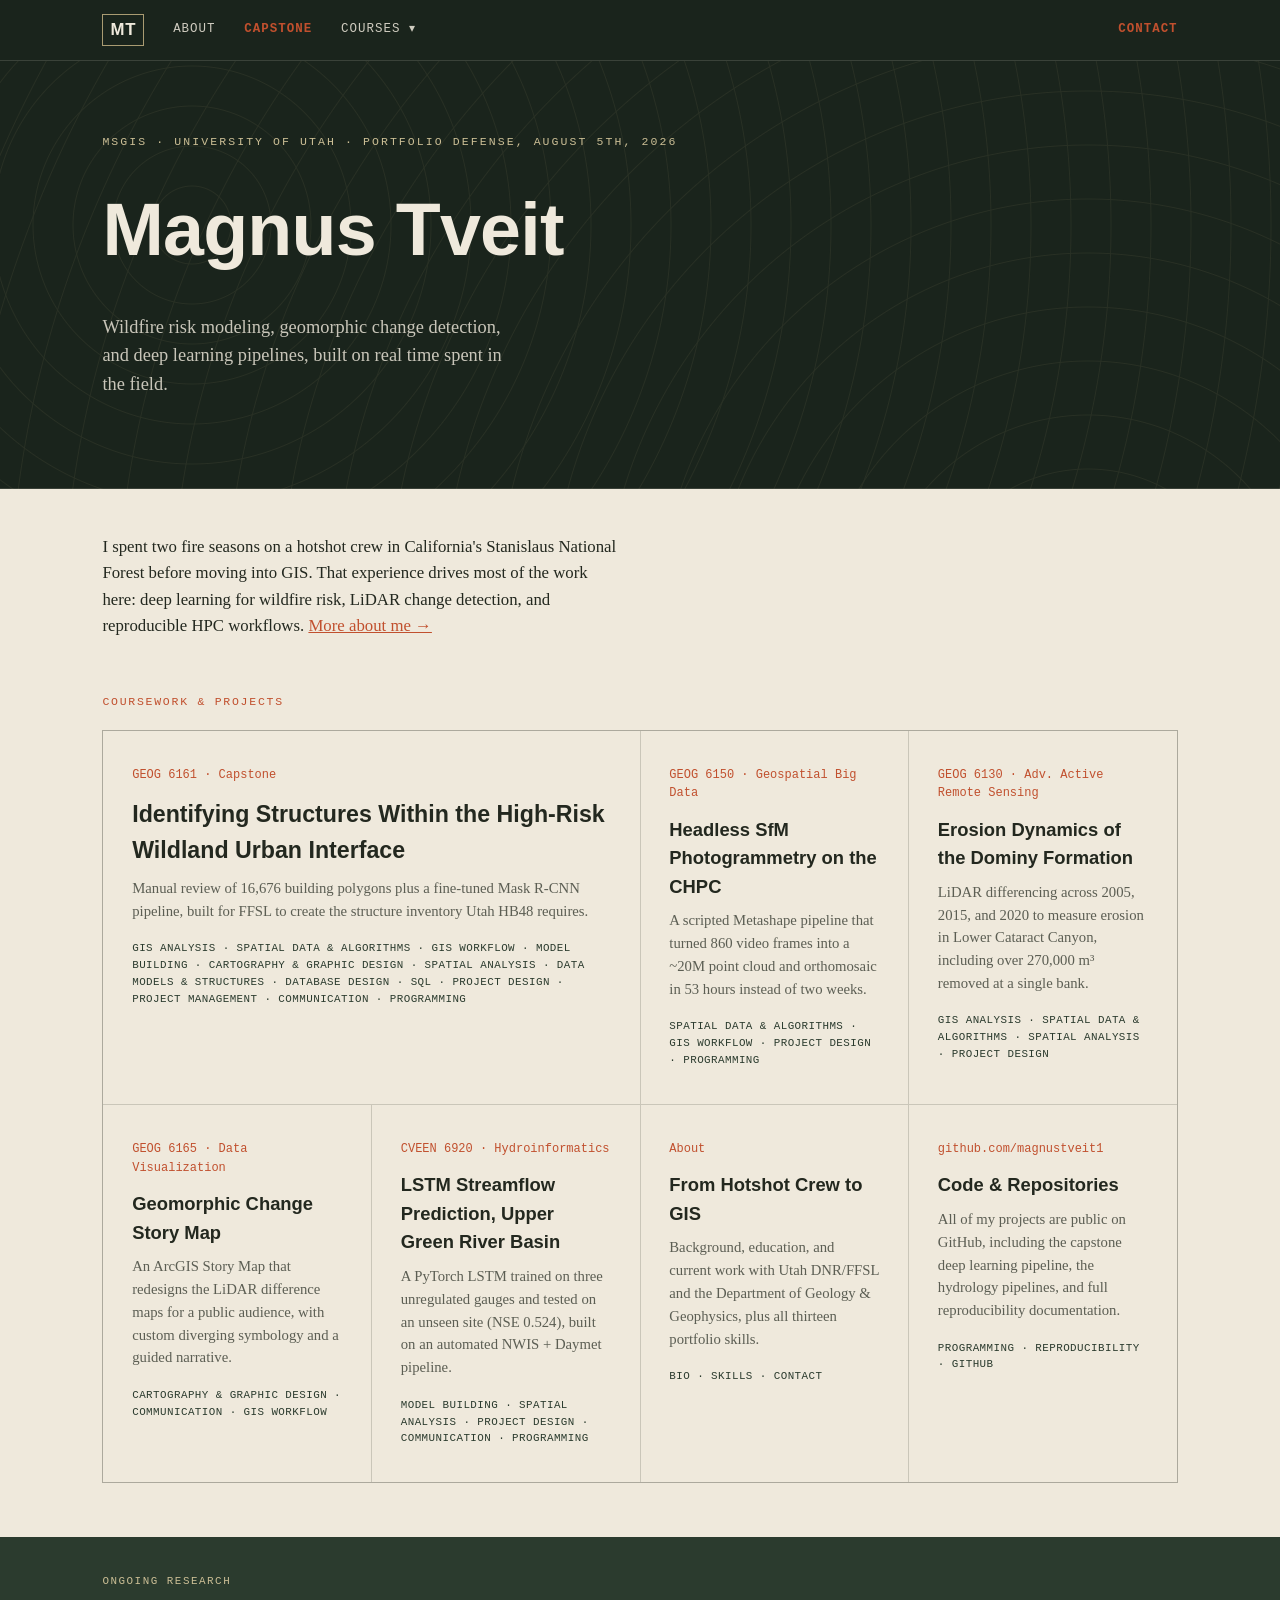
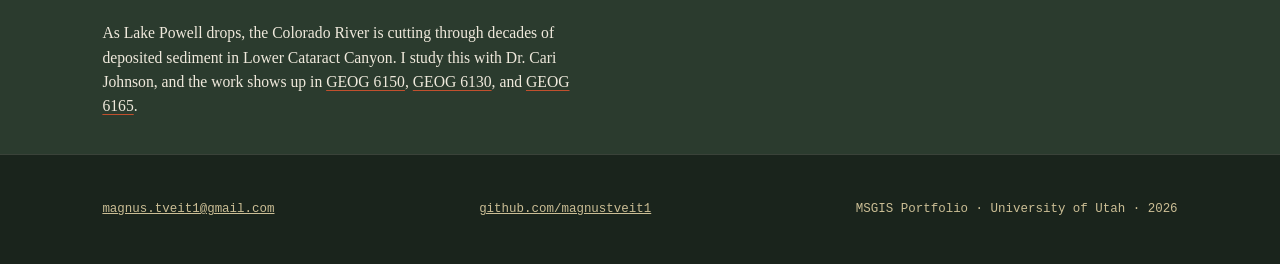
<file: index.html>
<!DOCTYPE html>
<html lang="en">
<head>
<meta charset="UTF-8">
<meta name="viewport" content="width=device-width, initial-scale=1.0">
<title>Magnus Tveit · MSGIS Portfolio</title>
<link rel="stylesheet" href="css/style.css">
</head>
<body>

<div class="contour-bg"></div>

<nav class="topnav" aria-label="Site">
  <a class="monogram" href="index.html" aria-label="Home">MT</a>
  <a href="about.html">About</a>
  <a class="nav-capstone" href="capstone.html">Capstone</a>
  <div class="nav-dropdown">
    <button aria-haspopup="true">Courses ▾</button>
    <ul>
      <li><a href="6150.html">GEOG 6150 · Geospatial Big Data</a></li>
      <li><a href="6130.html">GEOG 6130 · Advanced Active Remote Sensing</a></li>
      <li><a href="6165.html">GEOG 6165 · Data Visualization</a></li>
      <li><a href="6920.html">CVEEN 6920 · Hydroinformatics</a></li>
    </ul>
  </div>
  <a class="nav-contact" href="mailto:magnus.tveit1@gmail.com">Contact</a>
</nav>

<header class="hero">
  <div class="eyebrow">MSGIS · University of Utah · Portfolio Defense, August 5th, 2026</div>
  <h1>Magnus Tveit</h1>
  <p class="tagline">Wildfire risk modeling, geomorphic change detection, and deep learning pipelines, built on real time spent in the field.</p>
</header>

<div class="intro">
  <p>I spent two fire seasons on a hotshot crew in California's Stanislaus National Forest before moving into GIS. That experience drives most of the work here: deep learning for wildfire risk, LiDAR change detection, and reproducible HPC workflows. <a href="about.html">More about me →</a></p>
</div>

<nav class="courses" aria-label="Coursework and projects">
  <div class="section-label">Coursework &amp; Projects</div>
  <div class="course-grid">

    <a class="course-card featured" href="capstone.html">
      <div class="course-num">GEOG 6161 · Capstone</div>
      <div class="course-title">Identifying Structures Within the High-Risk Wildland Urban Interface</div>
      <div class="course-desc">Manual review of 16,676 building polygons plus a fine-tuned Mask R-CNN pipeline, built for FFSL to create the structure inventory Utah HB48 requires.</div>
      <div class="course-skills">GIS Analysis · Spatial Data &amp; Algorithms · GIS Workflow · Model Building · Cartography &amp; Graphic Design · Spatial Analysis · Data Models &amp; Structures · Database Design · SQL · Project Design · Project Management · Communication · Programming</div>
    </a>

    <a class="course-card" href="6150.html">
      <div class="course-num">GEOG 6150 · Geospatial Big Data</div>
      <div class="course-title">Headless SfM Photogrammetry on the CHPC</div>
      <div class="course-desc">A scripted Metashape pipeline that turned 860 video frames into a ~20M point cloud and orthomosaic in 53 hours instead of two weeks.</div>
      <div class="course-skills">Spatial Data &amp; Algorithms · GIS Workflow · Project Design · Programming</div>
    </a>

    <a class="course-card" href="6130.html">
      <div class="course-num">GEOG 6130 · Adv. Active Remote Sensing</div>
      <div class="course-title">Erosion Dynamics of the Dominy Formation</div>
      <div class="course-desc">LiDAR differencing across 2005, 2015, and 2020 to measure erosion in Lower Cataract Canyon, including over 270,000 m³ removed at a single bank.</div>
      <div class="course-skills">GIS Analysis · Spatial Data &amp; Algorithms · Spatial Analysis · Project Design</div>
    </a>

    <a class="course-card" href="6165.html">
      <div class="course-num">GEOG 6165 · Data Visualization</div>
      <div class="course-title">Geomorphic Change Story Map</div>
      <div class="course-desc">An ArcGIS Story Map that redesigns the LiDAR difference maps for a public audience, with custom diverging symbology and a guided narrative.</div>
      <div class="course-skills">Cartography &amp; Graphic Design · Communication · GIS Workflow</div>
    </a>

    <a class="course-card" href="6920.html">
      <div class="course-num">CVEEN 6920 · Hydroinformatics</div>
      <div class="course-title">LSTM Streamflow Prediction, Upper Green River Basin</div>
      <div class="course-desc">A PyTorch LSTM trained on three unregulated gauges and tested on an unseen site (NSE 0.524), built on an automated NWIS + Daymet pipeline.</div>
      <div class="course-skills">Model Building · Spatial Analysis · Project Design · Communication · Programming</div>
    </a>

    <a class="course-card" href="about.html">
      <div class="course-num">About</div>
      <div class="course-title">From Hotshot Crew to GIS</div>
      <div class="course-desc">Background, education, and current work with Utah DNR/FFSL and the Department of Geology &amp; Geophysics, plus all thirteen portfolio skills.</div>
      <div class="course-skills">Bio · Skills · Contact</div>
    </a>

    <a class="course-card" href="https://github.com/magnustveit1">
      <div class="course-num">github.com/magnustveit1</div>
      <div class="course-title">Code &amp; Repositories</div>
      <div class="course-desc">All of my projects are public on GitHub, including the capstone deep learning pipeline, the hydrology pipelines, and full reproducibility documentation.</div>
      <div class="course-skills">Programming · Reproducibility · GitHub</div>
    </a>

  </div>
</nav>

<section class="research-strip">
  <span class="strip-label">Ongoing research</span>
  <p>As Lake Powell drops, the Colorado River is cutting through decades of deposited sediment in Lower Cataract Canyon. I study this with Dr. Cari Johnson, and the work shows up in <a href="6150.html">GEOG 6150</a>, <a href="6130.html">GEOG 6130</a>, and <a href="6165.html">GEOG 6165</a>.</p>
</section>

<footer>
  <span><a href="mailto:magnus.tveit1@gmail.com">magnus.tveit1@gmail.com</a></span>
  <span><a href="https://github.com/magnustveit1">github.com/magnustveit1</a></span>
  <span>MSGIS Portfolio · University of Utah · 2026</span>
</footer>

</body>
</html>
</file>
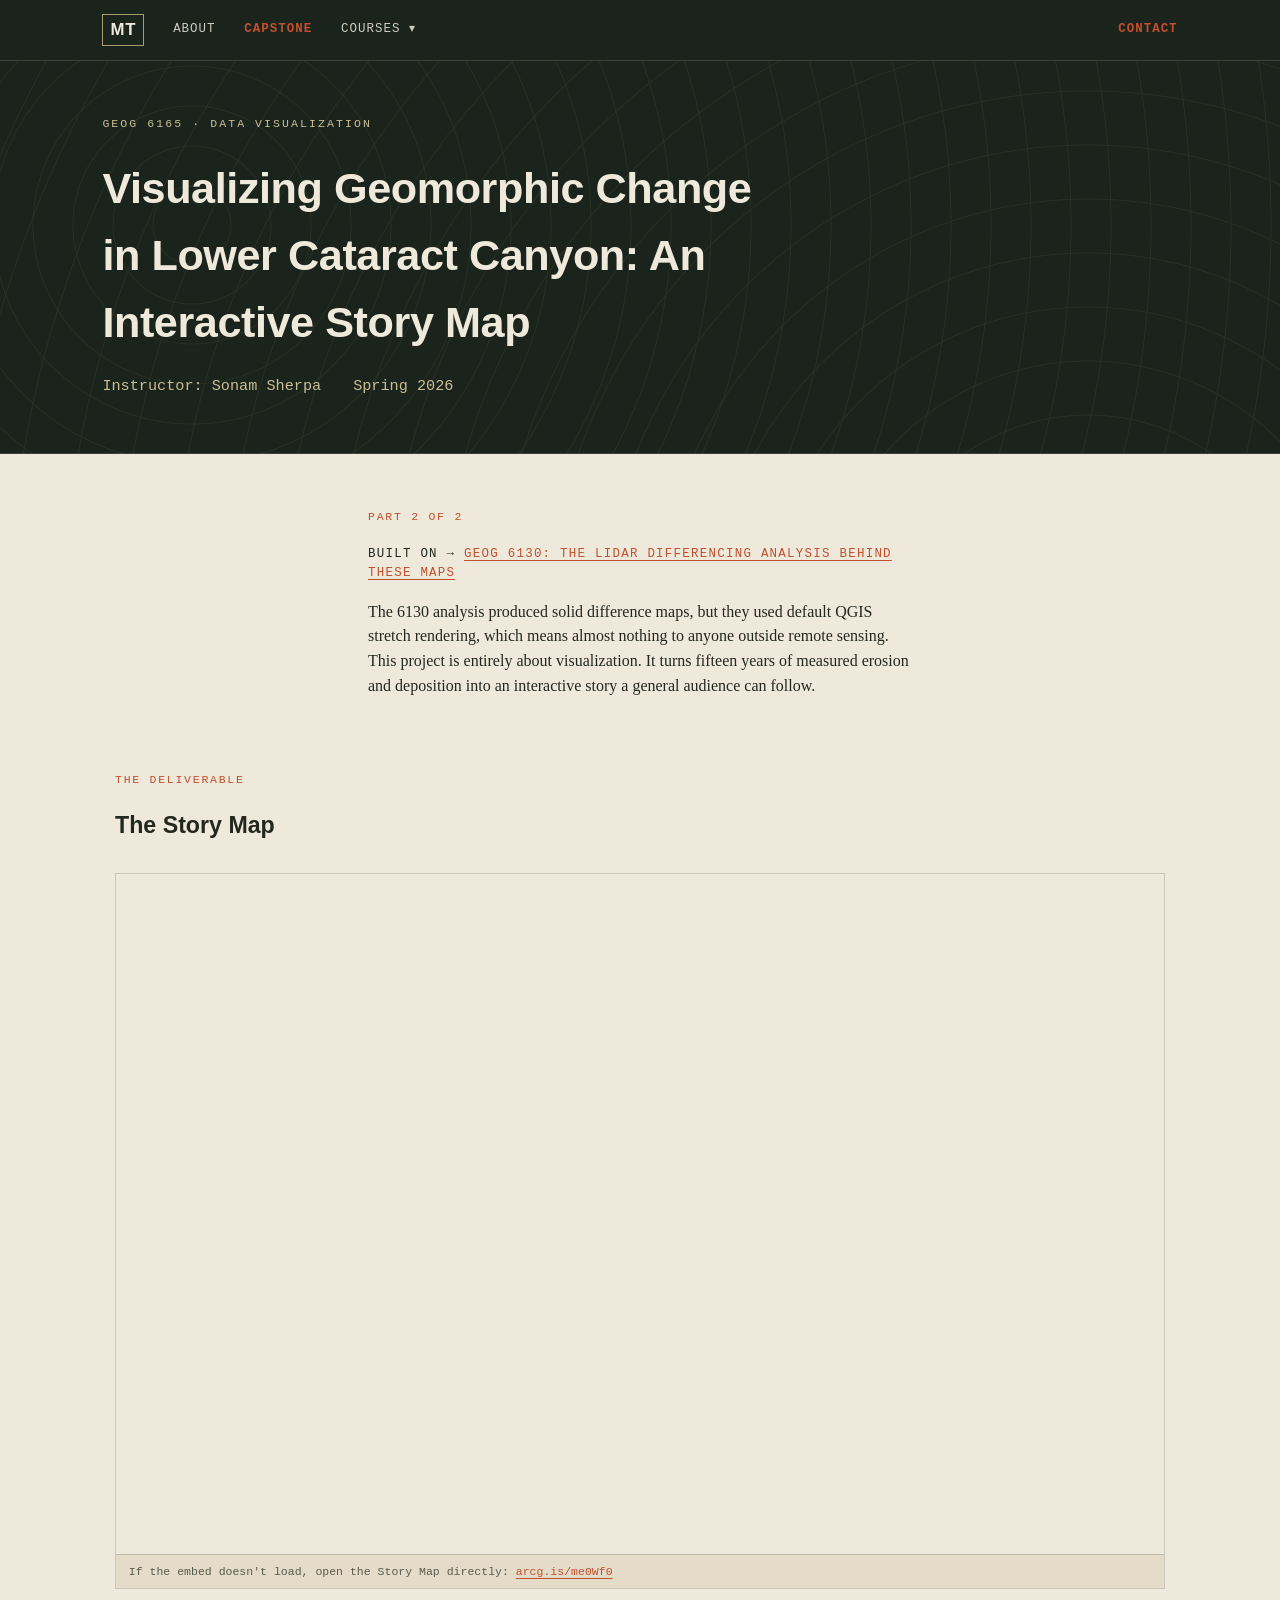
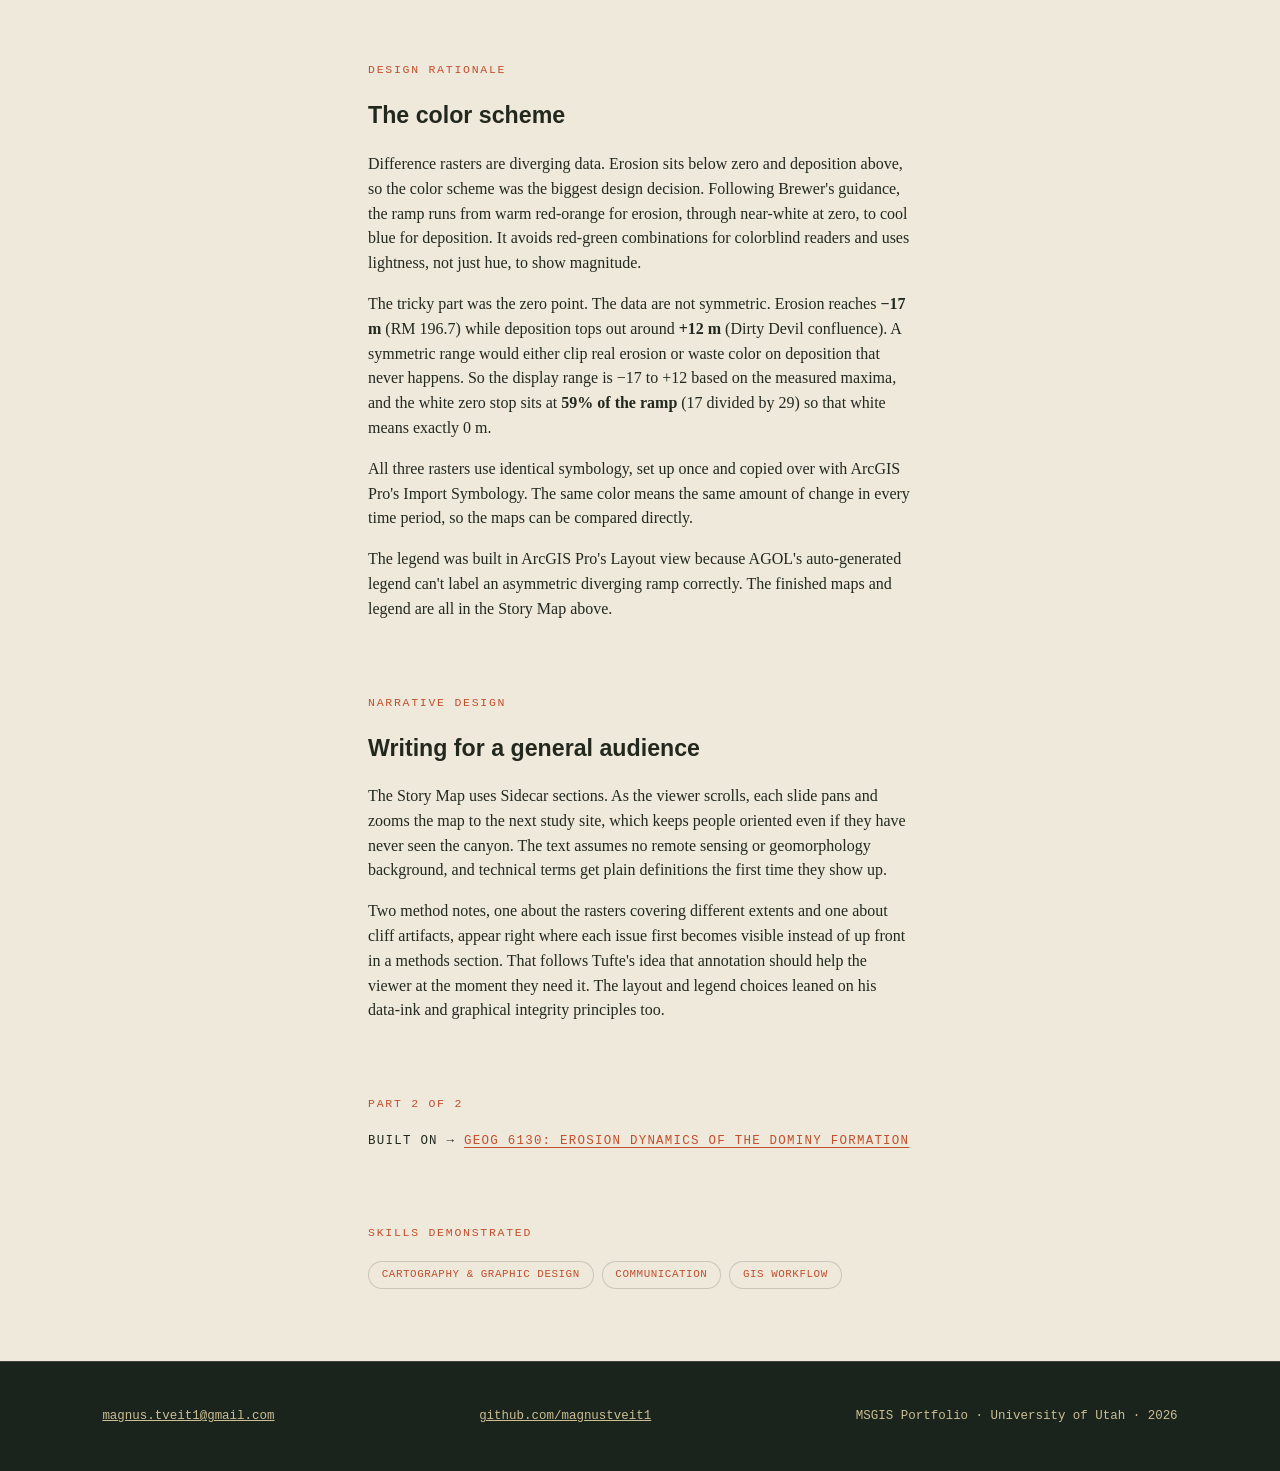
<file: 6165.html>
<!DOCTYPE html>
<html lang="en">
<head>
<meta charset="UTF-8">
<meta name="viewport" content="width=device-width, initial-scale=1.0">
<title>GEOG 6165 · Geomorphic Change Story Map | Magnus Tveit</title>
<link rel="stylesheet" href="css/style.css">
</head>
<body>

<div class="contour-bg"></div>

<nav class="topnav" aria-label="Site">
  <a class="monogram" href="index.html" aria-label="Home">MT</a>
  <a href="about.html">About</a>
  <a class="nav-capstone" href="capstone.html">Capstone</a>
  <div class="nav-dropdown">
    <button aria-haspopup="true">Courses ▾</button>
    <ul>
      <li><a href="6150.html">GEOG 6150 · Geospatial Big Data</a></li>
      <li><a href="6130.html">GEOG 6130 · Advanced Active Remote Sensing</a></li>
      <li><a href="6165.html" aria-current="page">GEOG 6165 · Data Visualization</a></li>
      <li><a href="6920.html">CVEEN 6920 · Hydroinformatics</a></li>
    </ul>
  </div>
  <a class="nav-contact" href="mailto:magnus.tveit1@gmail.com">Contact</a>
</nav>

<header class="page-header">
  <div class="eyebrow">GEOG 6165 · Data Visualization</div>
  <h1>Visualizing Geomorphic Change in Lower Cataract Canyon: An Interactive Story Map</h1>
  <div class="page-meta">
    <span>Instructor: Sonam Sherpa</span>
    <span>Spring 2026</span>
  </div>
</header>

<main class="paper">

  <section id="arc-top">
    <div class="section-label">Part 2 of 2</div>
    <p class="arc-link">Built on → <a href="6130.html">GEOG 6130: the LiDAR differencing analysis behind these maps</a></p>
    <p style="margin-top:1rem;">The 6130 analysis produced solid difference maps, but they used default QGIS stretch rendering, which means almost nothing to anyone outside remote sensing. This project is entirely about visualization. It turns fifteen years of measured erosion and deposition into an interactive story a general audience can follow.</p>
  </section>

  <section id="storymap" class="wide">
    <div class="section-label">The deliverable</div>
    <h2>The Story Map</h2>
    <div class="storymap-embed">
      <iframe src="https://arcg.is/me0Wf0" title="Story Map: Visualizing Geomorphic Change in Lower Cataract Canyon" loading="lazy" allowfullscreen></iframe>
      <div class="storymap-fallback">If the embed doesn't load, open the Story Map directly: <a href="https://arcg.is/me0Wf0">arcg.is/me0Wf0</a></div>
    </div>
  </section>

  <section id="design">
    <div class="section-label">Design rationale</div>
    <h2>The color scheme</h2>
    <p>Difference rasters are diverging data. Erosion sits below zero and deposition above, so the color scheme was the biggest design decision. Following Brewer's guidance, the ramp runs from warm red-orange for erosion, through near-white at zero, to cool blue for deposition. It avoids red-green combinations for colorblind readers and uses lightness, not just hue, to show magnitude.</p>
    <p>The tricky part was the zero point. The data are not symmetric. Erosion reaches <strong>−17 m</strong> (RM 196.7) while deposition tops out around <strong>+12 m</strong> (Dirty Devil confluence). A symmetric range would either clip real erosion or waste color on deposition that never happens. So the display range is −17 to +12 based on the measured maxima, and the white zero stop sits at <strong>59% of the ramp</strong> (17 divided by 29) so that white means exactly 0 m.</p>
    <p>All three rasters use identical symbology, set up once and copied over with ArcGIS Pro's Import Symbology. The same color means the same amount of change in every time period, so the maps can be compared directly.</p>
    <p>The legend was built in ArcGIS Pro's Layout view because AGOL's auto-generated legend can't label an asymmetric diverging ramp correctly. The finished maps and legend are all in the Story Map above.</p>
  </section>

  <section id="narrative">
    <div class="section-label">Narrative design</div>
    <h2>Writing for a general audience</h2>
    <p>The Story Map uses Sidecar sections. As the viewer scrolls, each slide pans and zooms the map to the next study site, which keeps people oriented even if they have never seen the canyon. The text assumes no remote sensing or geomorphology background, and technical terms get plain definitions the first time they show up.</p>
    <p>Two method notes, one about the rasters covering different extents and one about cliff artifacts, appear right where each issue first becomes visible instead of up front in a methods section. That follows Tufte's idea that annotation should help the viewer at the moment they need it. The layout and legend choices leaned on his data-ink and graphical integrity principles too.</p>
  </section>

  <section id="arc-bottom">
    <div class="section-label">Part 2 of 2</div>
    <p class="arc-link">Built on → <a href="6130.html">GEOG 6130: Erosion Dynamics of the Dominy Formation</a></p>
  </section>

  <section id="skills">
    <div class="section-label">Skills demonstrated</div>
    <div class="skill-tags">
      <a href="about.html#skills">Cartography &amp; Graphic Design</a>
      <a href="about.html#skills">Communication</a>
      <a href="about.html#skills">GIS Workflow</a>
    </div>
  </section>

</main>

<footer>
  <span><a href="mailto:magnus.tveit1@gmail.com">magnus.tveit1@gmail.com</a></span>
  <span><a href="https://github.com/magnustveit1">github.com/magnustveit1</a></span>
  <span>MSGIS Portfolio · University of Utah · 2026</span>
</footer>

</body>
</html>
</file>
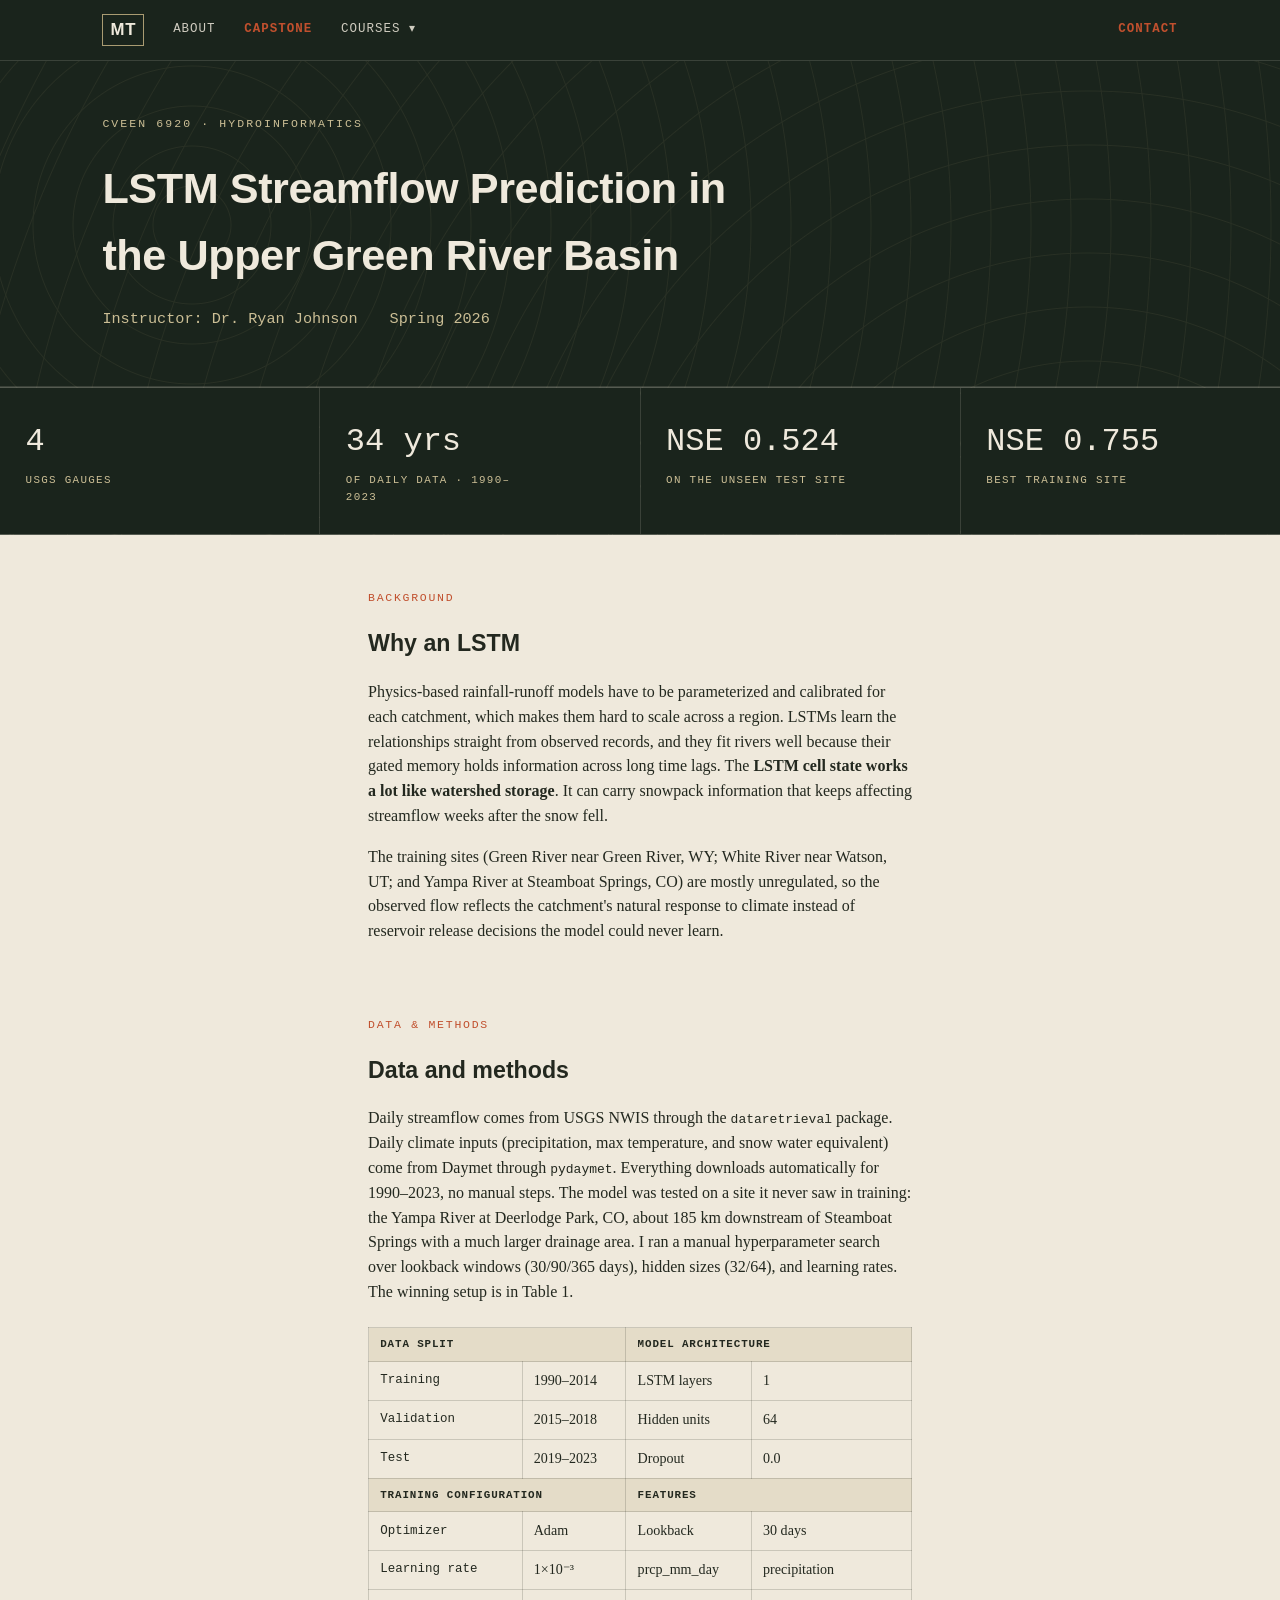
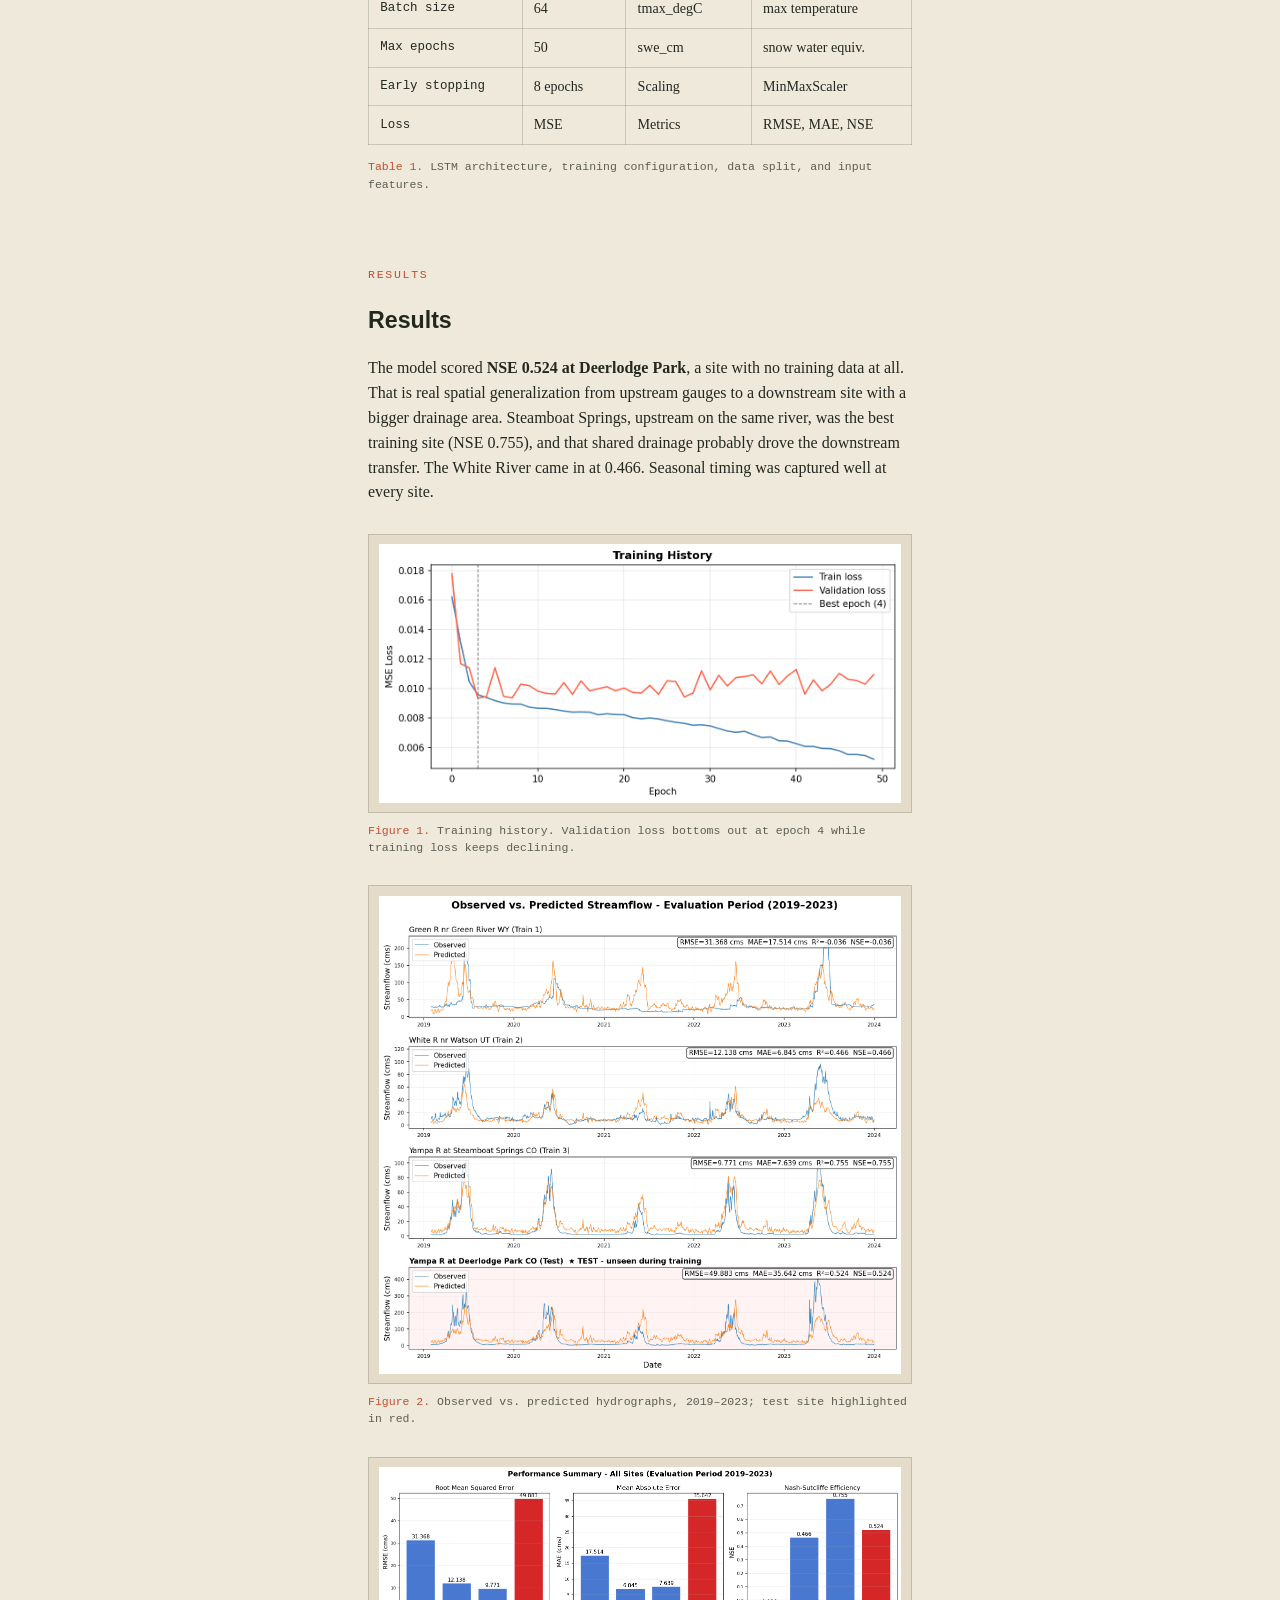
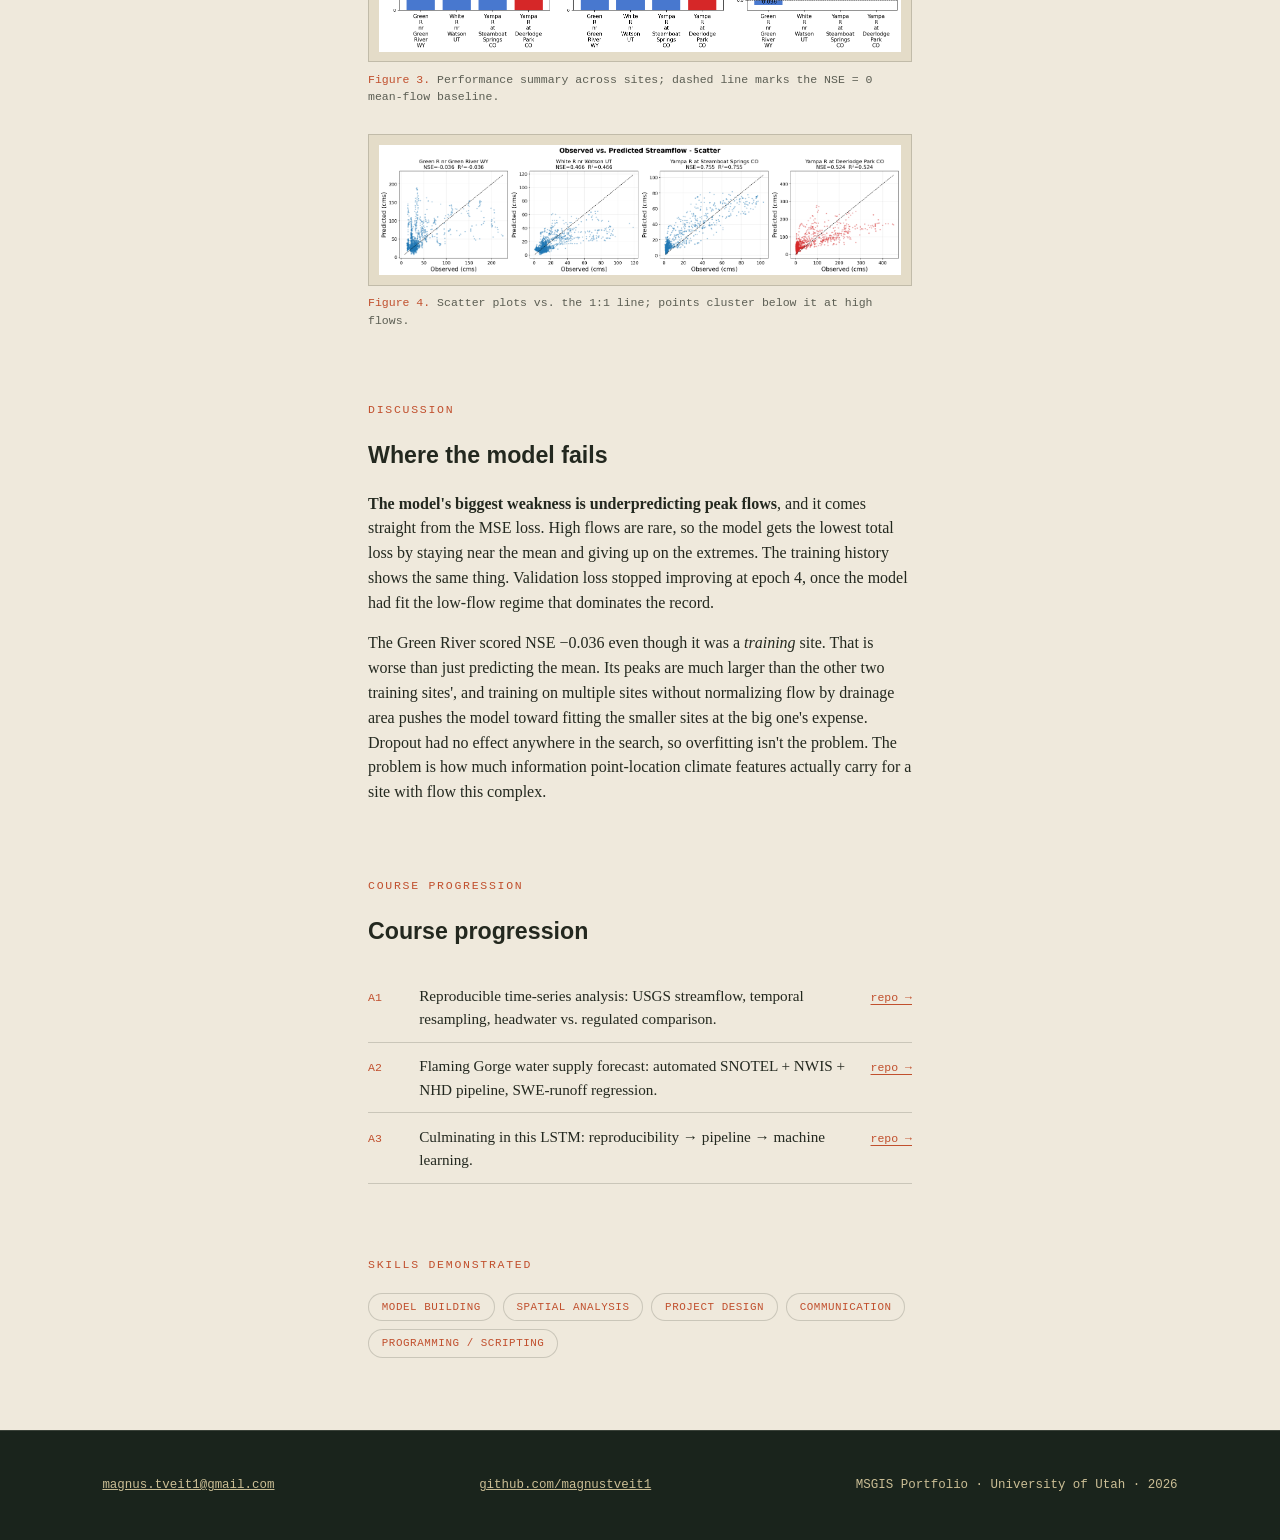
<file: 6920.html>
<!DOCTYPE html>
<html lang="en">
<head>
<meta charset="UTF-8">
<meta name="viewport" content="width=device-width, initial-scale=1.0">
<title>CVEEN 6920 · LSTM Streamflow Prediction | Magnus Tveit</title>
<link rel="stylesheet" href="css/style.css">
<style>
  table.data-table { width: 100%; border-collapse: collapse; font-size: 0.88rem; margin: 1.4rem 0; }
  table.data-table th, table.data-table td { border: 1px solid var(--line); padding: 0.5rem 0.7rem; text-align: left; }
  table.data-table th { font-family: 'Courier New', monospace; font-size: 0.68rem; text-transform: uppercase; letter-spacing: 0.08em; background: var(--paper-dim); }
  table.data-table td:first-child { font-family: 'Courier New', monospace; font-size: 0.78rem; }
</style>
</head>
<body>

<div class="contour-bg"></div>

<nav class="topnav" aria-label="Site">
  <a class="monogram" href="index.html" aria-label="Home">MT</a>
  <a href="about.html">About</a>
  <a class="nav-capstone" href="capstone.html">Capstone</a>
  <div class="nav-dropdown">
    <button aria-haspopup="true">Courses ▾</button>
    <ul>
      <li><a href="6150.html">GEOG 6150 · Geospatial Big Data</a></li>
      <li><a href="6130.html">GEOG 6130 · Advanced Active Remote Sensing</a></li>
      <li><a href="6165.html">GEOG 6165 · Data Visualization</a></li>
      <li><a href="6920.html" aria-current="page">CVEEN 6920 · Hydroinformatics</a></li>
    </ul>
  </div>
  <a class="nav-contact" href="mailto:magnus.tveit1@gmail.com">Contact</a>
</nav>

<header class="page-header">
  <div class="eyebrow">CVEEN 6920 · Hydroinformatics</div>
  <h1>LSTM Streamflow Prediction in the Upper Green River Basin</h1>
  <div class="page-meta">
    <span>Instructor: Dr. Ryan Johnson</span>
    <span>Spring 2026</span>
  </div>
</header>

<div class="stat-row">
  <div class="stat"><span class="num">4</span><span class="label">USGS gauges</span></div>
  <div class="stat"><span class="num">34 yrs</span><span class="label">of daily data · 1990–2023</span></div>
  <div class="stat"><span class="num">NSE 0.524</span><span class="label">on the unseen test site</span></div>
  <div class="stat"><span class="num">NSE 0.755</span><span class="label">best training site</span></div>
</div>

<main class="paper">

  <section id="background">
    <div class="section-label">Background</div>
    <h2>Why an LSTM</h2>
    <p>Physics-based rainfall-runoff models have to be parameterized and calibrated for each catchment, which makes them hard to scale across a region. LSTMs learn the relationships straight from observed records, and they fit rivers well because their gated memory holds information across long time lags. The <strong>LSTM cell state works a lot like watershed storage</strong>. It can carry snowpack information that keeps affecting streamflow weeks after the snow fell.</p>
    <p>The training sites (Green River near Green River, WY; White River near Watson, UT; and Yampa River at Steamboat Springs, CO) are mostly unregulated, so the observed flow reflects the catchment's natural response to climate instead of reservoir release decisions the model could never learn.</p>
  </section>

  <section id="methods">
    <div class="section-label">Data &amp; methods</div>
    <h2>Data and methods</h2>
    <p>Daily streamflow comes from USGS NWIS through the <code>dataretrieval</code> package. Daily climate inputs (precipitation, max temperature, and snow water equivalent) come from Daymet through <code>pydaymet</code>. Everything downloads automatically for 1990–2023, no manual steps. The model was tested on a site it never saw in training: the Yampa River at Deerlodge Park, CO, about 185 km downstream of Steamboat Springs with a much larger drainage area. I ran a manual hyperparameter search over lookback windows (30/90/365 days), hidden sizes (32/64), and learning rates. The winning setup is in Table 1.</p>
    <table class="data-table">
      <thead><tr><th colspan="2">Data Split</th><th colspan="2">Model Architecture</th></tr></thead>
      <tbody>
        <tr><td>Training</td><td>1990–2014</td><td>LSTM layers</td><td>1</td></tr>
        <tr><td>Validation</td><td>2015–2018</td><td>Hidden units</td><td>64</td></tr>
        <tr><td>Test</td><td>2019–2023</td><td>Dropout</td><td>0.0</td></tr>
      </tbody>
      <thead><tr><th colspan="2">Training Configuration</th><th colspan="2">Features</th></tr></thead>
      <tbody>
        <tr><td>Optimizer</td><td>Adam</td><td>Lookback</td><td>30 days</td></tr>
        <tr><td>Learning rate</td><td>1×10⁻³</td><td>prcp_mm_day</td><td>precipitation</td></tr>
        <tr><td>Batch size</td><td>64</td><td>tmax_degC</td><td>max temperature</td></tr>
        <tr><td>Max epochs</td><td>50</td><td>swe_cm</td><td>snow water equiv.</td></tr>
        <tr><td>Early stopping</td><td>8 epochs</td><td>Scaling</td><td>MinMaxScaler</td></tr>
        <tr><td>Loss</td><td>MSE</td><td>Metrics</td><td>RMSE, MAE, NSE</td></tr>
      </tbody>
    </table>
    <p style="font-family:'Courier New',monospace; font-size:0.72rem; color:var(--ink-soft); margin-top:-0.6rem;"><span style="color:var(--ember);">Table 1.</span> LSTM architecture, training configuration, data split, and input features.</p>
  </section>

  <section id="results">
    <div class="section-label">Results</div>
    <h2>Results</h2>
    <p>The model scored <strong>NSE 0.524 at Deerlodge Park</strong>, a site with no training data at all. That is real spatial generalization from upstream gauges to a downstream site with a bigger drainage area. Steamboat Springs, upstream on the same river, was the best training site (NSE 0.755), and that shared drainage probably drove the downstream transfer. The White River came in at 0.466. Seasonal timing was captured well at every site.</p>
    <figure>
      <img src="img/6920-fig2.png" alt="Training and validation loss by epoch, minimum validation loss at epoch 4.">
      <figcaption><span class="fig-num">Figure 1.</span> Training history. Validation loss bottoms out at epoch 4 while training loss keeps declining.</figcaption>
    </figure>
    <figure>
      <img src="img/6920-fig3.png" alt="Observed versus predicted daily streamflow hydrographs for all four sites, 2019-2023.">
      <figcaption><span class="fig-num">Figure 2.</span> Observed vs. predicted hydrographs, 2019–2023; test site highlighted in red.</figcaption>
    </figure>
    <figure>
      <img src="img/6920-fig4.png" alt="Bar chart of RMSE, MAE, and NSE performance across all four sites.">
      <figcaption><span class="fig-num">Figure 3.</span> Performance summary across sites; dashed line marks the NSE = 0 mean-flow baseline.</figcaption>
    </figure>
    <figure>
      <img src="img/6920-fig5.png" alt="Observed versus predicted scatter plots with 1:1 reference lines for all four sites.">
      <figcaption><span class="fig-num">Figure 4.</span> Scatter plots vs. the 1:1 line; points cluster below it at high flows.</figcaption>
    </figure>
  </section>

  <section id="discussion">
    <div class="section-label">Discussion</div>
    <h2>Where the model fails</h2>
    <p><strong>The model's biggest weakness is underpredicting peak flows</strong>, and it comes straight from the MSE loss. High flows are rare, so the model gets the lowest total loss by staying near the mean and giving up on the extremes. The training history shows the same thing. Validation loss stopped improving at epoch 4, once the model had fit the low-flow regime that dominates the record.</p>
    <p>The Green River scored NSE −0.036 even though it was a <em>training</em> site. That is worse than just predicting the mean. Its peaks are much larger than the other two training sites', and training on multiple sites without normalizing flow by drainage area pushes the model toward fitting the smaller sites at the big one's expense. Dropout had no effect anywhere in the search, so overfitting isn't the problem. The problem is how much information point-location climate features actually carry for a site with flow this complex.</p>
  </section>

  <section id="progression">
    <div class="section-label">Course progression</div>
    <h2>Course progression</h2>
    <div class="progression">
      <div class="prog-item">
        <span class="prog-num">A1</span>
        <p>Reproducible time-series analysis: USGS streamflow, temporal resampling, headwater vs. regulated comparison.</p>
        <a href="https://github.com/magnustveit1/reproducible-streamflow-analysis">repo →</a>
      </div>
      <div class="prog-item">
        <span class="prog-num">A2</span>
        <p>Flaming Gorge water supply forecast: automated SNOTEL + NWIS + NHD pipeline, SWE-runoff regression.</p>
        <a href="https://github.com/magnustveit1/flaming-gorge-hydro">repo →</a>
      </div>
      <div class="prog-item">
        <span class="prog-num">A3</span>
        <p>Culminating in this LSTM: reproducibility → pipeline → machine learning.</p>
        <a href="https://github.com/magnustveit1/green-basin-lstm">repo →</a>
      </div>
    </div>
  </section>

  <section id="skills">
    <div class="section-label">Skills demonstrated</div>
    <div class="skill-tags">
      <a href="about.html#skills">Model Building</a>
      <a href="about.html#skills">Spatial Analysis</a>
      <a href="about.html#skills">Project Design</a>
      <a href="about.html#skills">Communication</a>
      <a href="about.html#skills">Programming / Scripting</a>
    </div>
  </section>

</main>

<footer>
  <span><a href="mailto:magnus.tveit1@gmail.com">magnus.tveit1@gmail.com</a></span>
  <span><a href="https://github.com/magnustveit1">github.com/magnustveit1</a></span>
  <span>MSGIS Portfolio · University of Utah · 2026</span>
</footer>

</body>
</html>
</file>
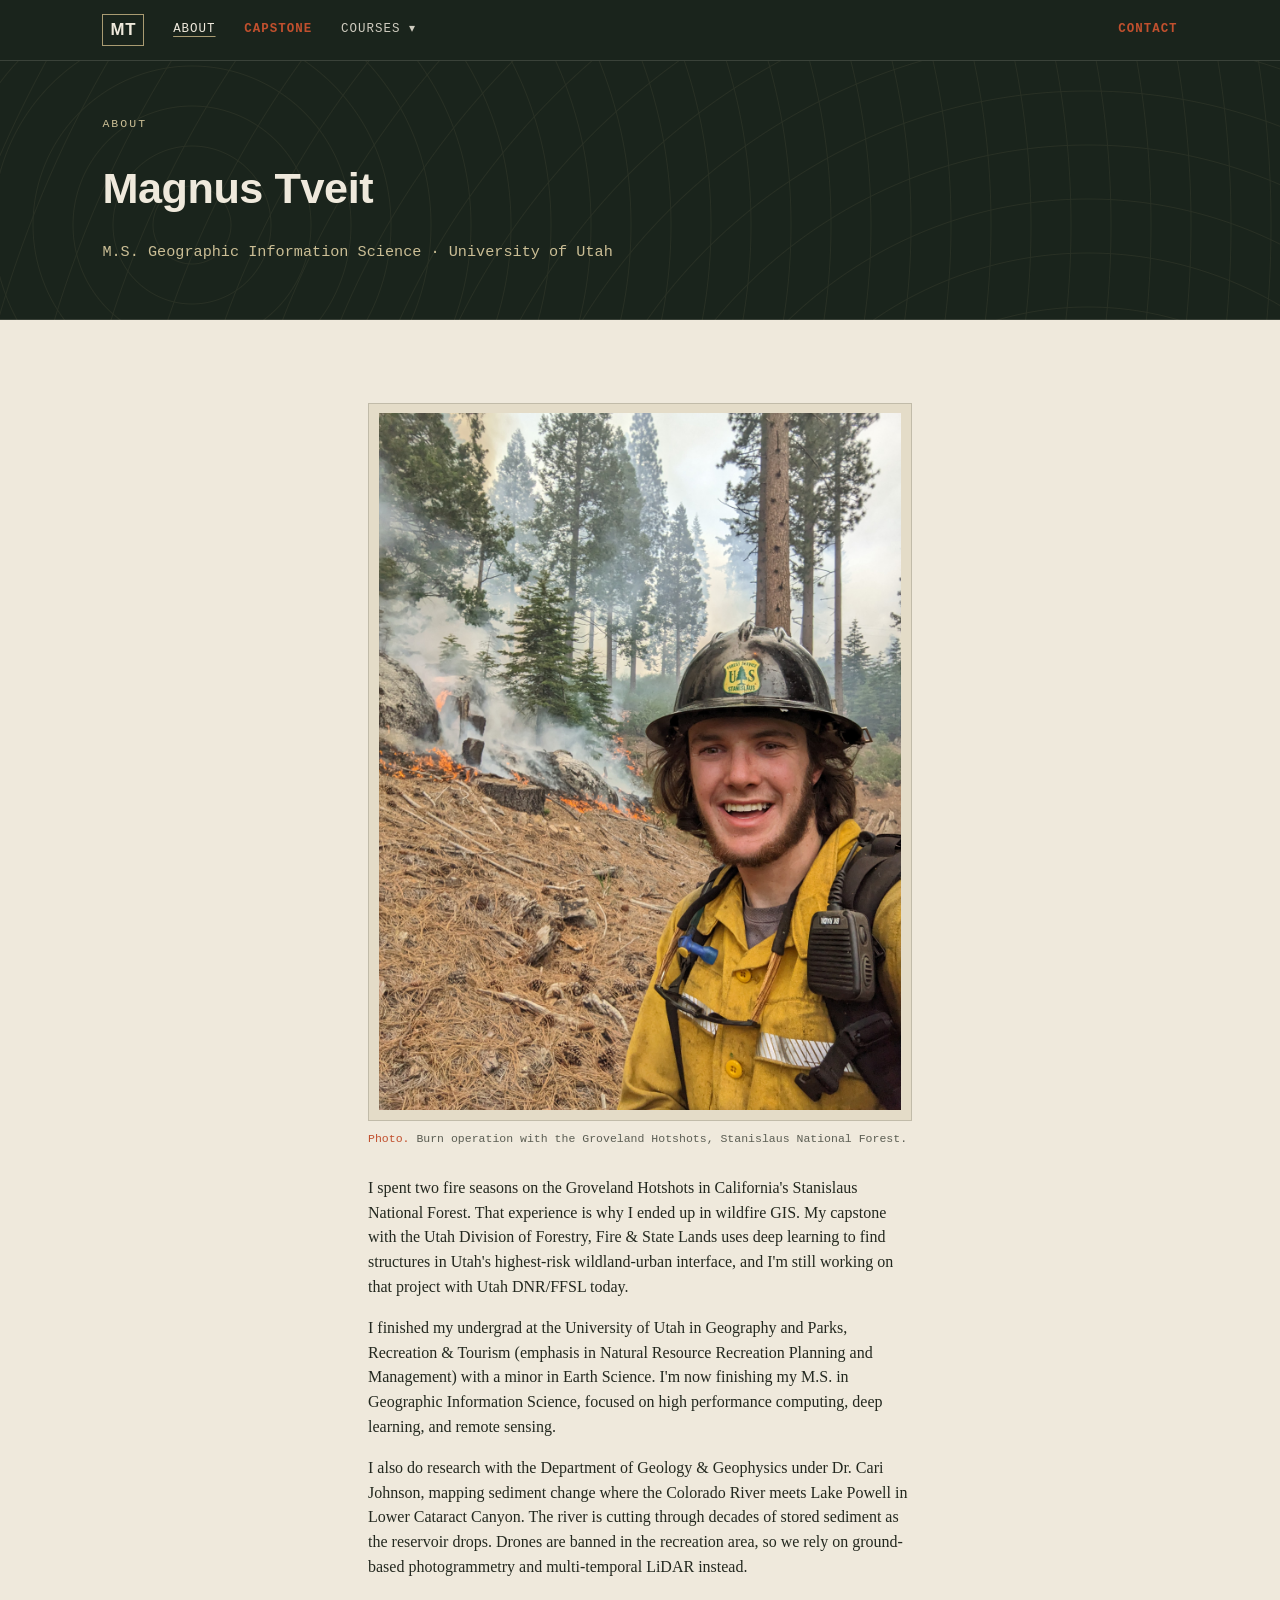
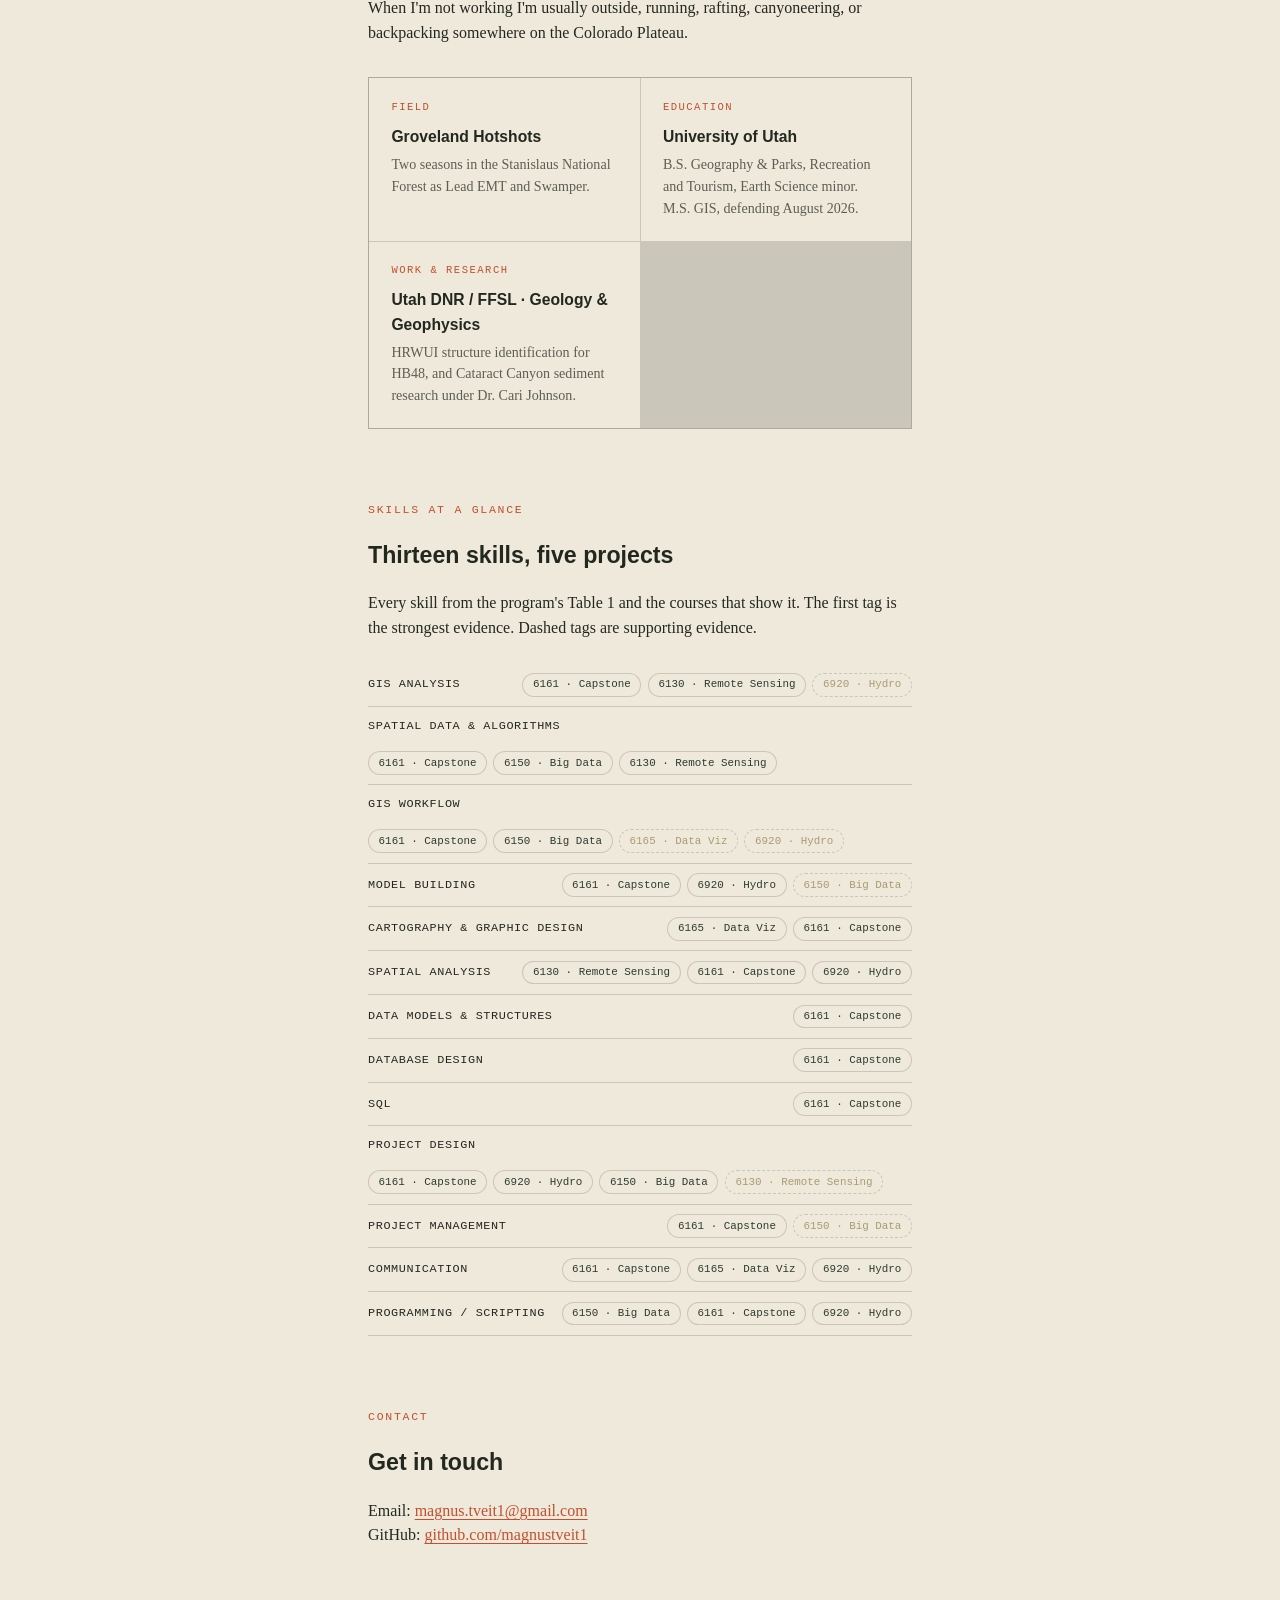
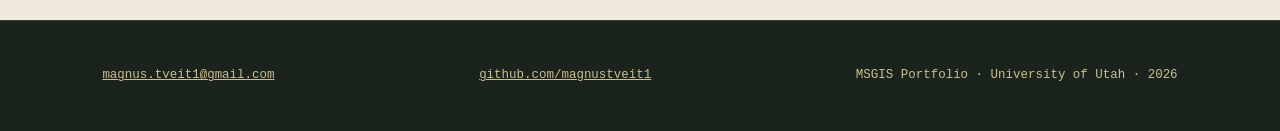
<file: about.html>
<!DOCTYPE html>
<html lang="en">
<head>
<meta charset="UTF-8">
<meta name="viewport" content="width=device-width, initial-scale=1.0">
<title>About · Magnus Tveit | MSGIS Portfolio</title>
<link rel="stylesheet" href="css/style.css">
</head>
<body>

<div class="contour-bg"></div>

<nav class="topnav" aria-label="Site">
  <a class="monogram" href="index.html" aria-label="Home">MT</a>
  <a href="about.html" aria-current="page">About</a>
  <a class="nav-capstone" href="capstone.html">Capstone</a>
  <div class="nav-dropdown">
    <button aria-haspopup="true">Courses ▾</button>
    <ul>
      <li><a href="6150.html">GEOG 6150 · Geospatial Big Data</a></li>
      <li><a href="6130.html">GEOG 6130 · Advanced Active Remote Sensing</a></li>
      <li><a href="6165.html">GEOG 6165 · Data Visualization</a></li>
      <li><a href="6920.html">CVEEN 6920 · Hydroinformatics</a></li>
    </ul>
  </div>
  <a class="nav-contact" href="mailto:magnus.tveit1@gmail.com">Contact</a>
</nav>

<header class="page-header">
  <div class="eyebrow">About</div>
  <h1>Magnus Tveit</h1>
  <div class="page-meta">
    <span>M.S. Geographic Information Science · University of Utah</span>
  </div>
</header>

<main class="paper">

  <section id="bio">
    <figure class="slideshow">
      <img id="slideshow-img" src="img/about-1.jpg" alt="Magnus Tveit conducting a burn operation as a wildland firefighter on the Groveland Hotshots.">
      <figcaption><span class="fig-num">Photo.</span> <span id="slideshow-cap">Burn operation with the Groveland Hotshots, Stanislaus National Forest.</span></figcaption>
    </figure>
    <p>I spent two fire seasons on the Groveland Hotshots in California's Stanislaus National Forest. That experience is why I ended up in wildfire GIS. My capstone with the Utah Division of Forestry, Fire &amp; State Lands uses deep learning to find structures in Utah's highest-risk wildland-urban interface, and I'm still working on that project with Utah DNR/FFSL today.</p>
    <p>I finished my undergrad at the University of Utah in Geography and Parks, Recreation &amp; Tourism (emphasis in Natural Resource Recreation Planning and Management) with a minor in Earth Science. I'm now finishing my M.S. in Geographic Information Science, focused on high performance computing, deep learning, and remote sensing.</p>
    <p>I also do research with the Department of Geology &amp; Geophysics under Dr. Cari Johnson, mapping sediment change where the Colorado River meets Lake Powell in Lower Cataract Canyon. The river is cutting through decades of stored sediment as the reservoir drops. Drones are banned in the recreation area, so we rely on ground-based photogrammetry and multi-temporal LiDAR instead.</p>
    <p>When I'm not working I'm usually outside, running, rafting, canyoneering, or backpacking somewhere on the Colorado Plateau.</p>

    <div class="facts" aria-label="Background at a glance">
      <div class="fact">
        <div class="fact-label">Field</div>
        <strong>Groveland Hotshots</strong>
        <p>Two seasons in the Stanislaus National Forest as Lead EMT and Swamper.</p>
      </div>
      <div class="fact">
        <div class="fact-label">Education</div>
        <strong>University of Utah</strong>
        <p>B.S. Geography &amp; Parks, Recreation and Tourism, Earth Science minor. M.S. GIS, defending August 2026.</p>
      </div>
      <div class="fact">
        <div class="fact-label">Work &amp; Research</div>
        <strong>Utah DNR / FFSL · Geology &amp; Geophysics</strong>
        <p>HRWUI structure identification for HB48, and Cataract Canyon sediment research under Dr. Cari Johnson.</p>
      </div>
    </div>
  </section>

  <section id="skills">
    <div class="section-label">Skills at a glance</div>
    <h2>Thirteen skills, five projects</h2>
    <p>Every skill from the program's Table 1 and the courses that show it. The first tag is the strongest evidence. Dashed tags are supporting evidence.</p>
    <div class="skills-glance">
      <div class="skill-row">
        <span class="skill-name">GIS Analysis</span>
        <span class="skill-courses"><a href="capstone.html">6161 · Capstone</a><a href="6130.html">6130 · Remote Sensing</a><a class="supporting" href="6920.html">6920 · Hydro</a></span>
      </div>
      <div class="skill-row">
        <span class="skill-name">Spatial Data &amp; Algorithms</span>
        <span class="skill-courses"><a href="capstone.html#track2">6161 · Capstone</a><a href="6150.html">6150 · Big Data</a><a href="6130.html">6130 · Remote Sensing</a></span>
      </div>
      <div class="skill-row">
        <span class="skill-name">GIS Workflow</span>
        <span class="skill-courses"><a href="capstone.html#track2">6161 · Capstone</a><a href="6150.html#methods">6150 · Big Data</a><a class="supporting" href="6165.html">6165 · Data Viz</a><a class="supporting" href="6920.html">6920 · Hydro</a></span>
      </div>
      <div class="skill-row">
        <span class="skill-name">Model Building</span>
        <span class="skill-courses"><a href="capstone.html#track2">6161 · Capstone</a><a href="6920.html">6920 · Hydro</a><a class="supporting" href="6150.html#v3geo">6150 · Big Data</a></span>
      </div>
      <div class="skill-row">
        <span class="skill-name">Cartography &amp; Graphic Design</span>
        <span class="skill-courses"><a href="6165.html#design">6165 · Data Viz</a><a href="capstone.html">6161 · Capstone</a></span>
      </div>
      <div class="skill-row">
        <span class="skill-name">Spatial Analysis</span>
        <span class="skill-courses"><a href="6130.html#results">6130 · Remote Sensing</a><a href="capstone.html#results">6161 · Capstone</a><a href="6920.html">6920 · Hydro</a></span>
      </div>
      <div class="skill-row">
        <span class="skill-name">Data Models &amp; Structures</span>
        <span class="skill-courses"><a href="capstone.html#sql">6161 · Capstone</a></span>
      </div>
      <div class="skill-row">
        <span class="skill-name">Database Design</span>
        <span class="skill-courses"><a href="capstone.html#sql">6161 · Capstone</a></span>
      </div>
      <div class="skill-row">
        <span class="skill-name">SQL</span>
        <span class="skill-courses"><a href="capstone.html#sql">6161 · Capstone</a></span>
      </div>
      <div class="skill-row">
        <span class="skill-name">Project Design</span>
        <span class="skill-courses"><a href="capstone.html#background">6161 · Capstone</a><a href="6920.html">6920 · Hydro</a><a href="6150.html#methods">6150 · Big Data</a><a class="supporting" href="6130.html#methods">6130 · Remote Sensing</a></span>
      </div>
      <div class="skill-row">
        <span class="skill-name">Project Management</span>
        <span class="skill-courses"><a href="capstone.html#track2">6161 · Capstone</a><a class="supporting" href="6150.html">6150 · Big Data</a></span>
      </div>
      <div class="skill-row">
        <span class="skill-name">Communication</span>
        <span class="skill-courses"><a href="capstone.html">6161 · Capstone</a><a href="6165.html#narrative">6165 · Data Viz</a><a href="6920.html">6920 · Hydro</a></span>
      </div>
      <div class="skill-row">
        <span class="skill-name">Programming / Scripting</span>
        <span class="skill-courses"><a href="6150.html#methods">6150 · Big Data</a><a href="capstone.html#track2">6161 · Capstone</a><a href="6920.html">6920 · Hydro</a></span>
      </div>
    </div>
  </section>

  <section id="contact">
    <div class="section-label">Contact</div>
    <h2>Get in touch</h2>
    <p>
      Email: <a href="mailto:magnus.tveit1@gmail.com">magnus.tveit1@gmail.com</a><br>
      GitHub: <a href="https://github.com/magnustveit1">github.com/magnustveit1</a>
    </p>
  </section>

</main>

<footer>
  <span><a href="mailto:magnus.tveit1@gmail.com">magnus.tveit1@gmail.com</a></span>
  <span><a href="https://github.com/magnustveit1">github.com/magnustveit1</a></span>
  <span>MSGIS Portfolio · University of Utah · 2026</span>
</footer>

<script>
  // Edit this list to change slideshow photos and captions.
  // Drop the image files into the img/ folder with these names.
  const slides = [
    { src: "img/about-1.jpg", cap: "Burn operation with the Groveland Hotshots, Stanislaus National Forest." },
    { src: "img/about-2.jpg", cap: "At a remote arch, Canyonlands National Park." },
    { src: "img/about-3.jpg", cap: "Rappelling a waterfall, Yosemite National Park." }
  ];
  const img = document.getElementById("slideshow-img");
  const cap = document.getElementById("slideshow-cap");
  let i = 0;
  slides.slice(1).forEach(s => { new Image().src = s.src; }); // preload
  setInterval(() => {
    i = (i + 1) % slides.length;
    img.classList.add("fading");
    setTimeout(() => {
      img.src = slides[i].src;
      cap.textContent = slides[i].cap;
      img.classList.remove("fading");
    }, 900);
  }, 8000);
</script>
</body>
</html>
</file>
<file: css/style.css>
/* ==========================================================================
   MSGIS Portfolio: shared stylesheet
   Palette: deep forest / paper / ember / khaki (see Website_Outline.md)
   Type: Futura-style sans (headings) · Iowan/Georgia serif (body) · mono (meta)
   ========================================================================== */

:root {
  --paper: #EFE9DC;
  --paper-dim: #E4DCC8;
  --ink: #23281F;
  --ink-soft: rgba(35, 40, 31, 0.72);
  --forest: #2B3B2E;
  --forest-deep: #1A241C;
  --ember: #C1502E;
  --khaki: #A99B72;
  --khaki-light: #CBBE95;   /* brighter variant for text on dark backgrounds */
  --line: rgba(35, 40, 31, 0.18);
  --line-light: rgba(239, 233, 220, 0.15);

  --sans: 'Futura', 'Century Gothic', 'Avenir Next', sans-serif;
  --serif: 'Iowan Old Style', 'Georgia', serif;
  --mono: 'Courier New', monospace;

  --pad-x: 8vw;
}

* { box-sizing: border-box; margin: 0; padding: 0; }

html { scroll-behavior: smooth; }
@media (prefers-reduced-motion: reduce) {
  html { scroll-behavior: auto; }
  * { transition: none !important; animation: none !important; }
}

body {
  background: var(--forest-deep);
  color: var(--paper);
  font-family: var(--serif);
  line-height: 1.55;
}

a { color: inherit; }
a:focus-visible { outline: 2px solid var(--ember); outline-offset: 3px; }

/* --------------------------------------------------------------------------
   Signature: subtle topographic contour texture for dark sections
   -------------------------------------------------------------------------- */
.contour-bg {
  position: fixed;
  inset: 0;
  z-index: 0;
  opacity: 0.10;
  pointer-events: none;
  background-image:
    repeating-radial-gradient(circle at 15% 25%, transparent 0, transparent 38px, var(--khaki) 39px, transparent 40px),
    repeating-radial-gradient(circle at 85% 70%, transparent 0, transparent 52px, var(--khaki) 53px, transparent 54px);
}

/* --------------------------------------------------------------------------
   Global navigation
   -------------------------------------------------------------------------- */
.topnav {
  position: sticky;
  top: 0;
  z-index: 10;
  display: flex;
  align-items: center;
  gap: 1.8rem;
  padding: 0.85rem var(--pad-x);
  background: var(--forest-deep);
  border-bottom: 1px solid var(--line-light);
  font-family: var(--mono);
  font-size: 0.78rem;
  letter-spacing: 0.08em;
  text-transform: uppercase;
}

.topnav .monogram {
  font-family: var(--sans);
  font-weight: 700;
  font-size: 1.05rem;
  letter-spacing: 0.04em;
  text-decoration: none;
  color: var(--paper);
  border: 1px solid var(--khaki);
  padding: 0.15rem 0.45rem;
}

.topnav a { text-decoration: none; color: rgba(239, 233, 220, 0.85); }
.topnav a:hover { color: var(--paper); text-decoration: underline; text-underline-offset: 4px; }
.topnav a[aria-current="page"] { color: var(--paper); text-decoration: underline; text-underline-offset: 4px; text-decoration-color: var(--khaki); }

/* Capstone gets the ember accent: the anchor page of the defense */
.topnav .nav-capstone { color: var(--ember); font-weight: bold; }
.topnav .nav-capstone:hover,
.topnav .nav-capstone[aria-current="page"] { color: var(--ember); text-decoration-color: var(--ember); }

.topnav .nav-contact { margin-left: auto; color: var(--ember); font-weight: bold; }

/* Courses dropdown (CSS-only, keyboard friendly) */
.nav-dropdown { position: relative; }
.nav-dropdown > button {
  font: inherit;
  letter-spacing: inherit;
  text-transform: inherit;
  color: rgba(239, 233, 220, 0.85);
  background: none;
  border: none;
  cursor: pointer;
  padding: 0;
}
.nav-dropdown > button:hover { color: var(--paper); }
.nav-dropdown ul {
  display: none;
  position: absolute;
  top: 100%;
  left: -0.9rem;
  min-width: 11rem;
  list-style: none;
  background: var(--forest-deep);
  border: 1px solid var(--line-light);
  padding: 0.4rem 0;
}
.nav-dropdown:hover ul,
.nav-dropdown:focus-within ul { display: block; }
.nav-dropdown ul a {
  display: block;
  padding: 0.45rem 0.9rem;
}
.nav-dropdown ul a:hover { background: var(--forest); text-decoration: none; }

/* --------------------------------------------------------------------------
   Hero (homepage) and page headers (course pages)
   -------------------------------------------------------------------------- */
header.hero,
header.page-header {
  position: relative;
  z-index: 1;
  padding: 8vh var(--pad-x) 10vh;
  border-bottom: 1px solid var(--line-light);
}
header.page-header { padding: 6vh var(--pad-x) 6vh; }

.eyebrow {
  font-family: var(--mono);
  letter-spacing: 0.18em;
  text-transform: uppercase;
  font-size: 0.72rem;
  color: var(--khaki-light);
  margin-bottom: 1.4rem;
}

h1 {
  font-family: var(--sans);
  font-weight: 700;
  font-size: clamp(2.4rem, 6vw, 4.6rem);
  letter-spacing: -0.01em;
  color: var(--paper);
  max-width: 14ch;
}
header.page-header h1 {
  font-size: clamp(1.7rem, 3.6vw, 2.7rem);
  max-width: 28ch;
}

.tagline {
  margin-top: 1.6rem;
  font-size: 1.15rem;
  max-width: 46ch;
  color: rgba(239, 233, 220, 0.82);
}

.coords {
  margin-top: 2.6rem;
  font-family: var(--mono);
  font-size: 0.8rem;
  color: var(--khaki);
  display: flex;
  gap: 2.4rem;
  flex-wrap: wrap;
}

.page-meta {
  margin-top: 1.2rem;
  font-family: var(--mono);
  font-size: 0.95rem;
  color: var(--khaki-light);
  display: flex;
  gap: 2rem;
  flex-wrap: wrap;
}

/* --------------------------------------------------------------------------
   Stat callout row: big mono numbers, small labels
   -------------------------------------------------------------------------- */
.stat-row {
  position: relative;
  z-index: 1;
  display: grid;
  grid-template-columns: repeat(auto-fit, minmax(180px, 1fr));
  gap: 1px;
  background: var(--line-light);
  border-top: 1px solid var(--line-light);
  border-bottom: 1px solid var(--line-light);
}
.stat {
  background: var(--forest-deep);
  padding: 1.8rem var(--pad-x) 1.8rem 1.6rem;
}
.stat .num {
  font-family: var(--mono);
  font-size: clamp(1.4rem, 2.6vw, 2rem);
  color: var(--paper);
  display: block;
}
.stat .label {
  font-family: var(--mono);
  font-size: 0.68rem;
  text-transform: uppercase;
  letter-spacing: 0.12em;
  color: var(--khaki-light);
  margin-top: 0.35rem;
  display: block;
}

/* --------------------------------------------------------------------------
   Paper content sections (prose)
   -------------------------------------------------------------------------- */
main.paper, section.paper, nav.courses {
  position: relative;
  z-index: 1;
  background: var(--paper);
  color: var(--ink);
}
main.paper { padding: 6vh var(--pad-x) 8vh; }
nav.courses { padding: 6vh var(--pad-x); }

.section-label {
  font-family: var(--mono);
  text-transform: uppercase;
  letter-spacing: 0.15em;
  font-size: 0.72rem;
  color: var(--ember);
  margin-bottom: 1.2rem;
}

main.paper section { max-width: 68ch; margin: 0 auto 4.5rem; }
main.paper section.wide { max-width: 1050px; }
main.paper section:last-of-type { margin-bottom: 0; }

main.paper h2 {
  font-family: var(--sans);
  font-weight: 700;
  font-size: 1.45rem;
  margin-bottom: 1.1rem;
}
main.paper h3 {
  font-family: var(--sans);
  font-weight: 700;
  font-size: 1.05rem;
  margin: 1.6rem 0 0.6rem;
}
main.paper p { margin-bottom: 1rem; }
main.paper p:last-child { margin-bottom: 0; }
main.paper a { color: var(--ember); text-underline-offset: 3px; }
main.paper ul, main.paper ol { margin: 0 0 1rem 1.3rem; }
main.paper li { margin-bottom: 0.35rem; }

main.paper strong { color: var(--ink); }

/* --------------------------------------------------------------------------
   Figures: numbered, mono captions, tinted placeholder until image swapped
   -------------------------------------------------------------------------- */
figure { margin: 1.8rem 0; }
figure img {
  display: block;
  width: 100%;
  height: auto;
  min-height: 120px;
  object-fit: contain;               /* never stretch: ultra-wide images letterbox instead */
  background: var(--paper-dim);
  border: 1px solid var(--line);
  color: var(--ink-soft);
  font-family: var(--mono);
  font-size: 0.75rem;
  padding: 0.6rem;                 /* alt text shows inside box while placeholder */
}
figcaption {
  font-family: var(--mono);
  font-size: 0.72rem;
  line-height: 1.5;
  color: var(--ink-soft);
  margin-top: 0.55rem;
}
figcaption .fig-num { color: var(--ember); }

/* --------------------------------------------------------------------------
   Sidebar / aside (e.g., the UGRC story)
   -------------------------------------------------------------------------- */
aside.sidebar {
  border-left: 3px solid var(--ember);
  background: var(--paper-dim);
  padding: 1.4rem 1.6rem;
  margin: 2rem 0;
}
aside.sidebar .aside-label {
  font-family: var(--mono);
  font-size: 0.68rem;
  text-transform: uppercase;
  letter-spacing: 0.14em;
  color: var(--ember);
  margin-bottom: 0.7rem;
}
aside.sidebar p { font-size: 0.95rem; }

/* --------------------------------------------------------------------------
   Skill tags: pill style, bottom of course pages
   -------------------------------------------------------------------------- */
.skill-tags {
  display: flex;
  flex-wrap: wrap;
  gap: 0.5rem;
  margin-top: 1.2rem;
}
.skill-tags a, .skill-tags span {
  font-family: var(--mono);
  font-size: 0.68rem;
  letter-spacing: 0.05em;
  text-transform: uppercase;
  color: var(--forest);
  text-decoration: none;
  border: 1px solid var(--line);
  border-radius: 999px;
  padding: 0.3rem 0.8rem;
  background: var(--paper);
}
.skill-tags a:hover { background: var(--forest-deep); color: var(--paper); border-color: var(--forest-deep); }

/* --------------------------------------------------------------------------
   Homepage course grid
   -------------------------------------------------------------------------- */
.course-grid {
  display: grid;
  grid-template-columns: repeat(auto-fit, minmax(260px, 1fr));
  gap: 1px;
  background: var(--line);
  border: 1px solid var(--line);
}

.course-card {
  background: var(--paper);
  padding: 2.2rem 1.8rem;
  transition: background 0.25s ease;
  cursor: pointer;
  text-decoration: none;
  color: var(--ink);
  display: block;
}
.course-card:hover { background: var(--paper-dim); }

.course-card.featured { grid-column: span 2; background: var(--paper); }
.course-card.featured .course-title { font-size: 1.45rem; }
.course-card.featured:hover { background: var(--paper-dim); }

.course-num {
  font-family: var(--mono);
  font-size: 0.75rem;
  color: var(--ember);
  margin-bottom: 0.8rem;
}
.course-title {
  font-family: var(--sans);
  font-weight: 700;
  font-size: 1.15rem;
  margin-bottom: 0.5rem;
}
.course-desc { font-size: 0.92rem; color: var(--ink-soft); }
.course-skills {
  margin-top: 1.1rem;
  font-family: var(--mono);
  font-size: 0.68rem;
  letter-spacing: 0.04em;
  color: var(--forest);
  text-transform: uppercase;
}

/* Homepage intro blurb */
.intro {
  position: relative;
  z-index: 1;
  background: var(--paper);
  color: var(--ink);
  padding: 5vh var(--pad-x) 0;
}
.intro p { max-width: 62ch; font-size: 1.05rem; }
.intro a { color: var(--ember); }

/* Research strip (thin dark band) */
.research-strip {
  position: relative;
  z-index: 1;
  background: var(--forest);
  color: var(--paper);
  padding: 2.2rem var(--pad-x);
  display: flex;
  align-items: center;
  gap: 2rem;
  flex-wrap: wrap;
}
.research-strip p { max-width: 60ch; font-size: 0.98rem; }
.research-strip a { color: var(--paper); text-decoration-color: var(--ember); text-underline-offset: 3px; }
.research-strip .strip-label {
  font-family: var(--mono);
  font-size: 0.68rem;
  text-transform: uppercase;
  letter-spacing: 0.14em;
  color: var(--khaki-light);
  flex-basis: 100%;
}

/* Arc links between paired pages (6130 ↔ 6165) and prev/next notes */
.arc-link {
  font-family: var(--mono);
  font-size: 0.78rem;
  text-transform: uppercase;
  letter-spacing: 0.1em;
}

/* --------------------------------------------------------------------------
   Deliverables list styling
   -------------------------------------------------------------------------- */
ul.deliverables { list-style: none; margin-left: 0; }
ul.deliverables li {
  padding: 0.55rem 0 0.55rem 1.2rem;
  border-bottom: 1px solid var(--line);
  position: relative;
}
ul.deliverables li::before {
  content: "→";
  position: absolute;
  left: 0;
  color: var(--ember);
  font-family: var(--mono);
}

/* --------------------------------------------------------------------------
   Code excerpt (6150 pipeline steps)
   -------------------------------------------------------------------------- */
pre.code-excerpt {
  background: var(--forest-deep);
  color: var(--paper);
  font-family: var(--mono);
  font-size: 0.78rem;
  line-height: 1.6;
  padding: 1.3rem 1.5rem;
  overflow-x: auto;
  margin: 1.6rem 0;
  border-left: 3px solid var(--ember);
}
pre.code-excerpt .cmt { color: var(--khaki); }

/* --------------------------------------------------------------------------
   About photo slideshow
   -------------------------------------------------------------------------- */
.slideshow img { transition: opacity 0.9s ease; }
.slideshow img.fading { opacity: 0; }

/* --------------------------------------------------------------------------
   Facts grid (About page): field / education / research blocks
   -------------------------------------------------------------------------- */
.facts {
  display: grid;
  grid-template-columns: repeat(auto-fit, minmax(200px, 1fr));
  gap: 1px;
  background: var(--line);
  border: 1px solid var(--line);
  margin: 2rem 0 0;
}
.facts .fact {
  background: var(--paper);
  padding: 1.3rem 1.4rem;
}
.facts .fact-label {
  font-family: var(--mono);
  font-size: 0.66rem;
  text-transform: uppercase;
  letter-spacing: 0.14em;
  color: var(--ember);
  margin-bottom: 0.6rem;
}
.facts .fact strong {
  font-family: var(--sans);
  font-size: 0.98rem;
  display: block;
  margin-bottom: 0.3rem;
}
.facts .fact p { font-size: 0.88rem; color: var(--ink-soft); margin: 0; }

/* --------------------------------------------------------------------------
   Skills-at-a-glance (About page): skill rows with per-course evidence tags
   -------------------------------------------------------------------------- */
.skills-glance { margin-top: 1.4rem; }
.skills-glance .skill-row {
  display: flex;
  justify-content: space-between;
  align-items: baseline;
  gap: 1rem;
  padding: 0.6rem 0;
  border-bottom: 1px solid var(--line);
  flex-wrap: wrap;
}
.skills-glance .skill-name {
  font-family: var(--mono);
  font-size: 0.74rem;
  text-transform: uppercase;
  letter-spacing: 0.05em;
  color: var(--ink);
}
.skills-glance .skill-courses { display: flex; gap: 0.4rem; flex-wrap: wrap; }
.skills-glance .skill-courses a {
  font-family: var(--mono);
  font-size: 0.68rem;
  color: var(--forest);
  text-decoration: none;
  border: 1px solid var(--line);
  border-radius: 999px;
  padding: 0.15rem 0.6rem;
  background: var(--paper);
}
.skills-glance .skill-courses a:hover { background: var(--forest-deep); color: var(--paper); border-color: var(--forest-deep); }
.skills-glance .skill-courses a.supporting { border-style: dashed; color: var(--khaki); }
.skills-glance .skill-courses a.supporting:hover { color: var(--paper); }
.skills-glance a:hover .course-ref { color: var(--khaki); }

/* --------------------------------------------------------------------------
   Story Map embed (6165)
   -------------------------------------------------------------------------- */
.storymap-embed {
  margin: 1.8rem 0;
  border: 1px solid var(--line);
}
.storymap-embed iframe {
  display: block;
  width: 100%;
  height: 680px;
  border: 0;
}
.storymap-fallback {
  font-family: var(--mono);
  font-size: 0.72rem;
  color: var(--ink-soft);
  padding: 0.5rem 0.8rem;
  border-top: 1px solid var(--line);
  background: var(--paper-dim);
}

/* Before/after comparison pair (6165 design rationale) */
.compare-pair {
  display: grid;
  grid-template-columns: 1fr 1fr;
  gap: 1.2rem;
  margin: 1.8rem 0;
}
.compare-pair figure { margin: 0; }

/* --------------------------------------------------------------------------
   Course progression strip (6920)
   -------------------------------------------------------------------------- */
.progression { margin: 1.4rem 0 0; }
.progression .prog-item {
  display: flex;
  gap: 1rem;
  align-items: baseline;
  padding: 0.7rem 0;
  border-bottom: 1px solid var(--line);
  flex-wrap: wrap;
}
.progression .prog-num {
  font-family: var(--mono);
  font-size: 0.72rem;
  color: var(--ember);
  flex: 0 0 2.2rem;
}
.progression .prog-item p { margin: 0; font-size: 0.95rem; flex: 1 1 30ch; }
.progression .prog-item a { white-space: nowrap; font-family: var(--mono); font-size: 0.72rem; }

/* --------------------------------------------------------------------------
   Footer
   -------------------------------------------------------------------------- */
footer {
  position: relative;
  z-index: 1;
  padding: 5vh var(--pad-x);
  background: var(--forest-deep);
  font-family: var(--mono);
  font-size: 0.78rem;
  color: var(--khaki-light);
  display: flex;
  justify-content: space-between;
  flex-wrap: wrap;
  gap: 1rem;
  border-top: 1px solid var(--line-light);
}

/* --------------------------------------------------------------------------
   Mobile: single-column collapse
   -------------------------------------------------------------------------- */
@media (max-width: 640px) {
  :root { --pad-x: 6vw; }
  .topnav { gap: 1rem; font-size: 0.7rem; flex-wrap: wrap; }
  .course-card.featured { grid-column: span 1; }
  .stat-row { grid-template-columns: repeat(2, 1fr); }
  .coords { gap: 1.2rem; }
  .compare-pair { grid-template-columns: 1fr; }
  .storymap-embed iframe { height: 480px; }
}
</file>
